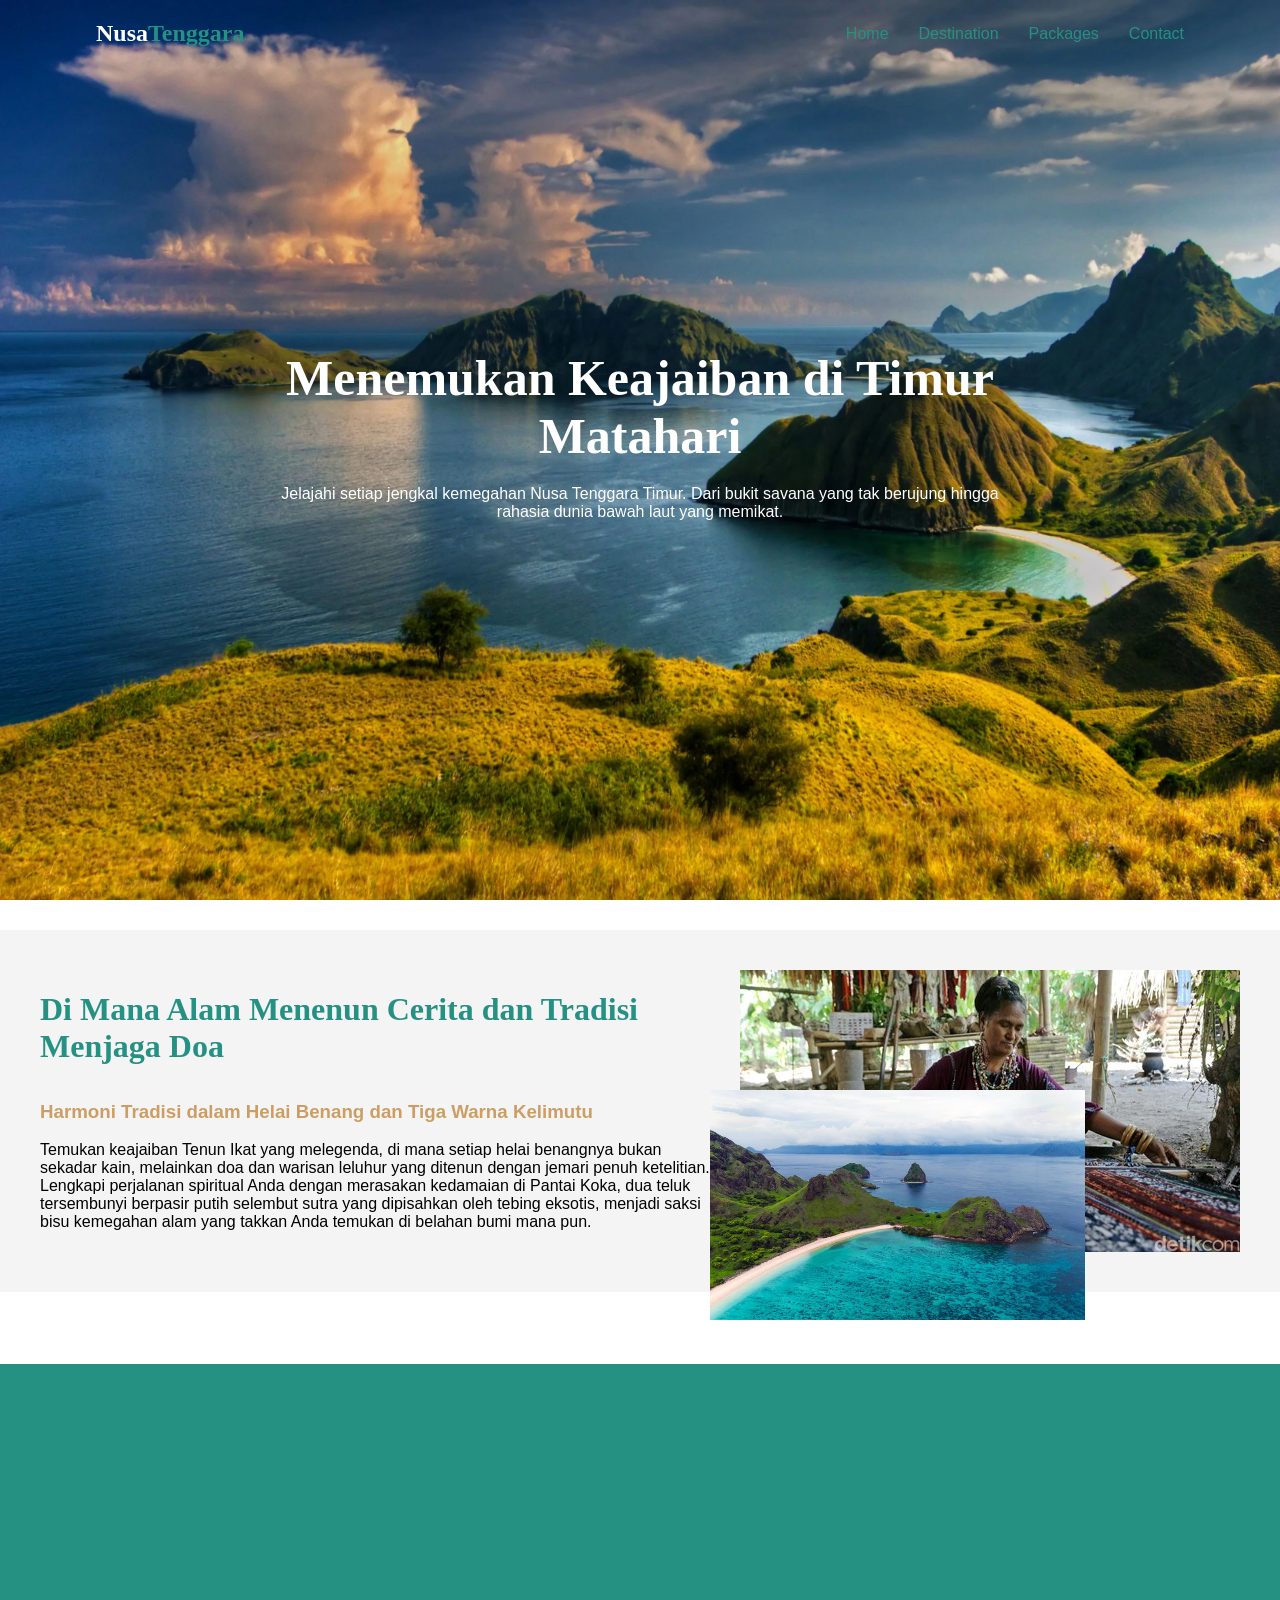
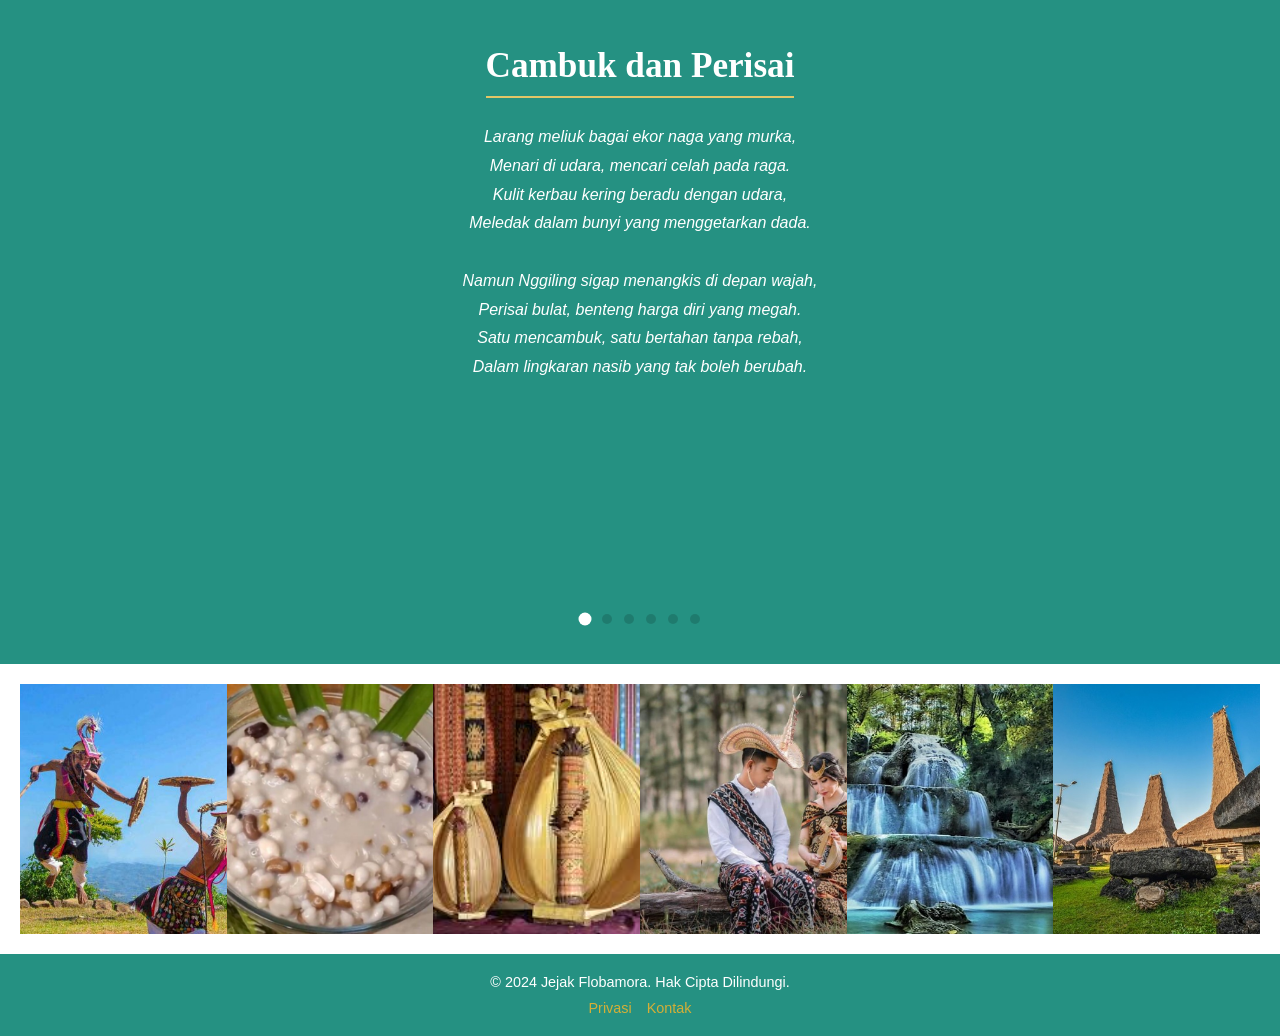
<file: index.html>
<!DOCTYPE html>
<html lang="en">

<head>
    <meta charset="UTF-8">
    <meta name="viewport" content="width=device-width, initial-scale=1.0">
    <link rel="stylesheet" href="style.css">
    <title>Visit East Nusa Tenggara</title>
   
</head>

<body>

    <nav class="navbar">
        <div class="container">
            <a href="index.html" class="logo">Nusa<span>Tenggara</span></a>
            <ul class="nav-links">
                <li><a href="index.html">Home</a></li>
                <li><a href="destination.html">Destination</a></li>
                <li><a href="packages.html">Packages</a></li>
                <li><a href="kontak.html">Contact</a></li>
               
            </ul>
        </div>
    </nav>

    <header class="herohome">
        <div class="hero-content">
            <h1>Menemukan Keajaiban di Timur Matahari</h1>
            <p>Jelajahi setiap jengkal kemegahan Nusa Tenggara Timur.
                 Dari bukit savana yang tak berujung hingga rahasia dunia bawah laut yang memikat.
            </p>
        </div>
    </header>

   <div class="gabung">
    <div class="teks">
        
        <div class="p1"> <h1>Di Mana Alam Menenun Cerita dan Tradisi Menjaga Doa</h1>

        <br>
        <br>

        <h3>Harmoni Tradisi dalam Helai Benang dan Tiga Warna Kelimutu</h3>

        <br>

         Temukan keajaiban Tenun Ikat yang melegenda,
         di mana setiap helai benangnya bukan sekadar kain,
         melainkan doa dan warisan leluhur yang ditenun dengan jemari penuh ketelitian.
         Lengkapi perjalanan spiritual Anda dengan merasakan kedamaian di Pantai Koka, 
         dua teluk tersembunyi berpasir putih selembut sutra yang dipisahkan oleh tebing eksotis, menjadi saksi bisu kemegahan alam yang takkan Anda temukan di belahan bumi mana pun.
        </div>
        </div>

    <div class="gambar">
        <img src="tenun.jpg" class="fotobawah" alt="Gambar">
        <img src="koka.jpg" class="fotoatas" alt="pantai koka">
    </div>
    </div>

    <br> <br> <br> <br>

      <div class="hero-wrapper">
        <div class="hero1">
            
            <div class="slide s1" id="p1">
                <h2>Cambuk dan Perisai</h2>
                <p>Larang meliuk bagai ekor naga yang murka,
                Menari di udara, mencari celah pada raga.
                Kulit kerbau kering beradu dengan udara,
                Meledak dalam bunyi yang menggetarkan dada.

                Namun Nggiling sigap menangkis di depan wajah,
                Perisai bulat, benteng harga diri yang megah.
                Satu mencambuk, satu bertahan tanpa rebah,
                Dalam lingkaran nasib yang tak boleh berubah.</p>
                <div class="dots">
                    <a href="#p1" class="dot active"></a>
                    <a href="#p2" class="dot"></a>
                    <a href="#p3" class="dot"></a>
                    <a href="#p4" class="dot"></a>
                    <a href="#p5" class="dot"></a>
                    <a href="#p6" class="dot"></a>
                </div>
            </div>

            <div class="slide s2" id="p2">
                <h2>Rasa yang Pulang</h2>
                <p>Setiap sendoknya adalah cerita tentang ladang,
                Tentang tetes keringat ayah di bawah terik yang memanggang.
                Setiap suapnya adalah pelukan seorang ibu,
                Yang menjaga anak-anaknya agar tak kenal kata layu.

                Bose bukan sekadar pengganjal perut yang lapar,
                Ia adalah simpul yang mengikat keluarga agar tak terpencar.</p>
                <div class="dots">
                    <a href="#p1" class="dot"></a>
                    <a href="#p2" class="dot active"></a>
                    <a href="#p3" class="dot"></a>
                    <a href="#p4" class="dot"></a>
                    <a href="#p5" class="dot"></a>
                    <a href="#p6" class="dot"></a>
                </div>
            </div>

            <div class="slide s3" id="p3">
                <h2>Sang Penghibur Jiwa</h2>
                <p>Sasandu... yang bergetar namun tetap tenang,
                Menemani pelaut yang pulang di bawah bulan yang terang.
                Ia tak perlu pengeras suara untuk mengguncang dunia,
                Cukup bisikannya yang membuat raga terpaku tanpa kata.

                Dulu ia dimainkan untuk menghibur sang raja,
                Kini ia berbicara pada siapa saja yang berduka.</p>
                <div class="dots">
                    <a href="#p1" class="dot"></a>
                    <a href="#p2" class="dot"></a>
                    <a href="#p3" class="dot active"></a>
                    <a href="#p4" class="dot"></a>
                    <a href="#p5" class="dot"></a>
                    <a href="#p6" class="dot"></a>
                </div>
            </div>

            <div class="slide s4" id="p4">
                <h2>Pelangi di Tubuh Flobamora</h2>
                <p>Di Barat, Songke hitam legam bersulam emas,
                Membungkus raga penari Caci dengan napas yang bebas.
                Bergeser ke Timur, Tais merah melilit pinggang,
                Menjaga marwah lelaki Timor di tengah padang.

                Lihatlah Hinggi dari Sumba yang bercerita,
                Tentang kuda-kuda sandelwood dan kejayaan kasta.</p>
                <div class="dots">
                    <a href="#p1" class="dot"></a>
                    <a href="#p2" class="dot"></a>
                    <a href="#p3" class="dot"></a>
                    <a href="#p4" class="dot active"></a>
                    <a href="#p5" class="dot"></a>
                    <a href="#p6" class="dot"></a>
                </div>
            </div>

            <div class="slide s5" id="p5">
                <h2>Tangga Biru Oehala</h2>
                <p>Tujuh tingkat keajaiban tersusun dengan rapi,
                Laksana tangga menuju singgasana para dewi.
                Airnya putih berbuih, menari di atas batu kapur,
                Mengalir tenang, membuat lelah pun terkubur.

                Tak ada riuh rendah kota yang terdengar,
                Hanya kicauan burung dan air yang berpendar.</p>
                <div class="dots">
                    <a href="#p1" class="dot"></a>
                    <a href="#p2" class="dot"></a>
                    <a href="#p3" class="dot"></a>
                    <a href="#p4" class="dot"></a>
                    <a href="#p5" class="dot active"></a>
                    <a href="#p6" class="dot"></a>
                </div>
            </div>

            <div class="slide s6" id="p6">
                <h2>Pemangku Sabda di Atas Sao Ria</h2>
                <p>Di atas Sao Ria, rumah persekutuan yang agung,
                Ia duduk bersila, memandang lembah yang mengepung.
                Bukan mahkota emas yang melingkar di kepala,
                Melainkan tanggung jawab yang beratnya tak terhingga.

                Musalaki... sang nakhoda di daratan karang,
                Menjaga api tradisi agar tak kunjung padam diterjang.</p>
                <div class="dots">
                    <a href="#p1" class="dot"></a>
                    <a href="#p2" class="dot"></a>
                    <a href="#p3" class="dot"></a>
                    <a href="#p4" class="dot"></a>
                    <a href="#p5" class="dot"></a>
                    <a href="#p6" class="dot active"></a>
                </div>
            </div>

        </div>
    </div>
        <div class="dots-container">
            <span class="dot active"></span>
            <span class="dot"></span>
            <span class="dot"></span>
            <span class="dot"></span>
            <span class="dot"></span>
            <span class="dot"></span>
        </div>

    </div>

   
    <div class="random">
            <img src="tari caci.png" alt="tari caci" class="isi">
            <img src="bose.jpg" alt="jagung bose" class="isi">
            <img src="sasando.jpg" alt="sasando" class="isi">
            <img src="baju adat.jpg" alt="baju adat" class="isi">
            <img src="air terjun.jpg" alt="air terjun" class="isi">
            <img src="musalaki.jpg" alt="musalaki" class="isi">

    </div>

    <footer> 
        <div class="footer-content">
        <p>&copy; 2024 Jejak Flobamora. Hak Cipta Dilindungi.</p>
        <ul class="footer-links">
            <li><a href="#">Privasi</a></li>
            <li><a href="#">Kontak</a></li>
        </ul>
        </div>
    </footer>

 
         




</body>
</html>
</file>
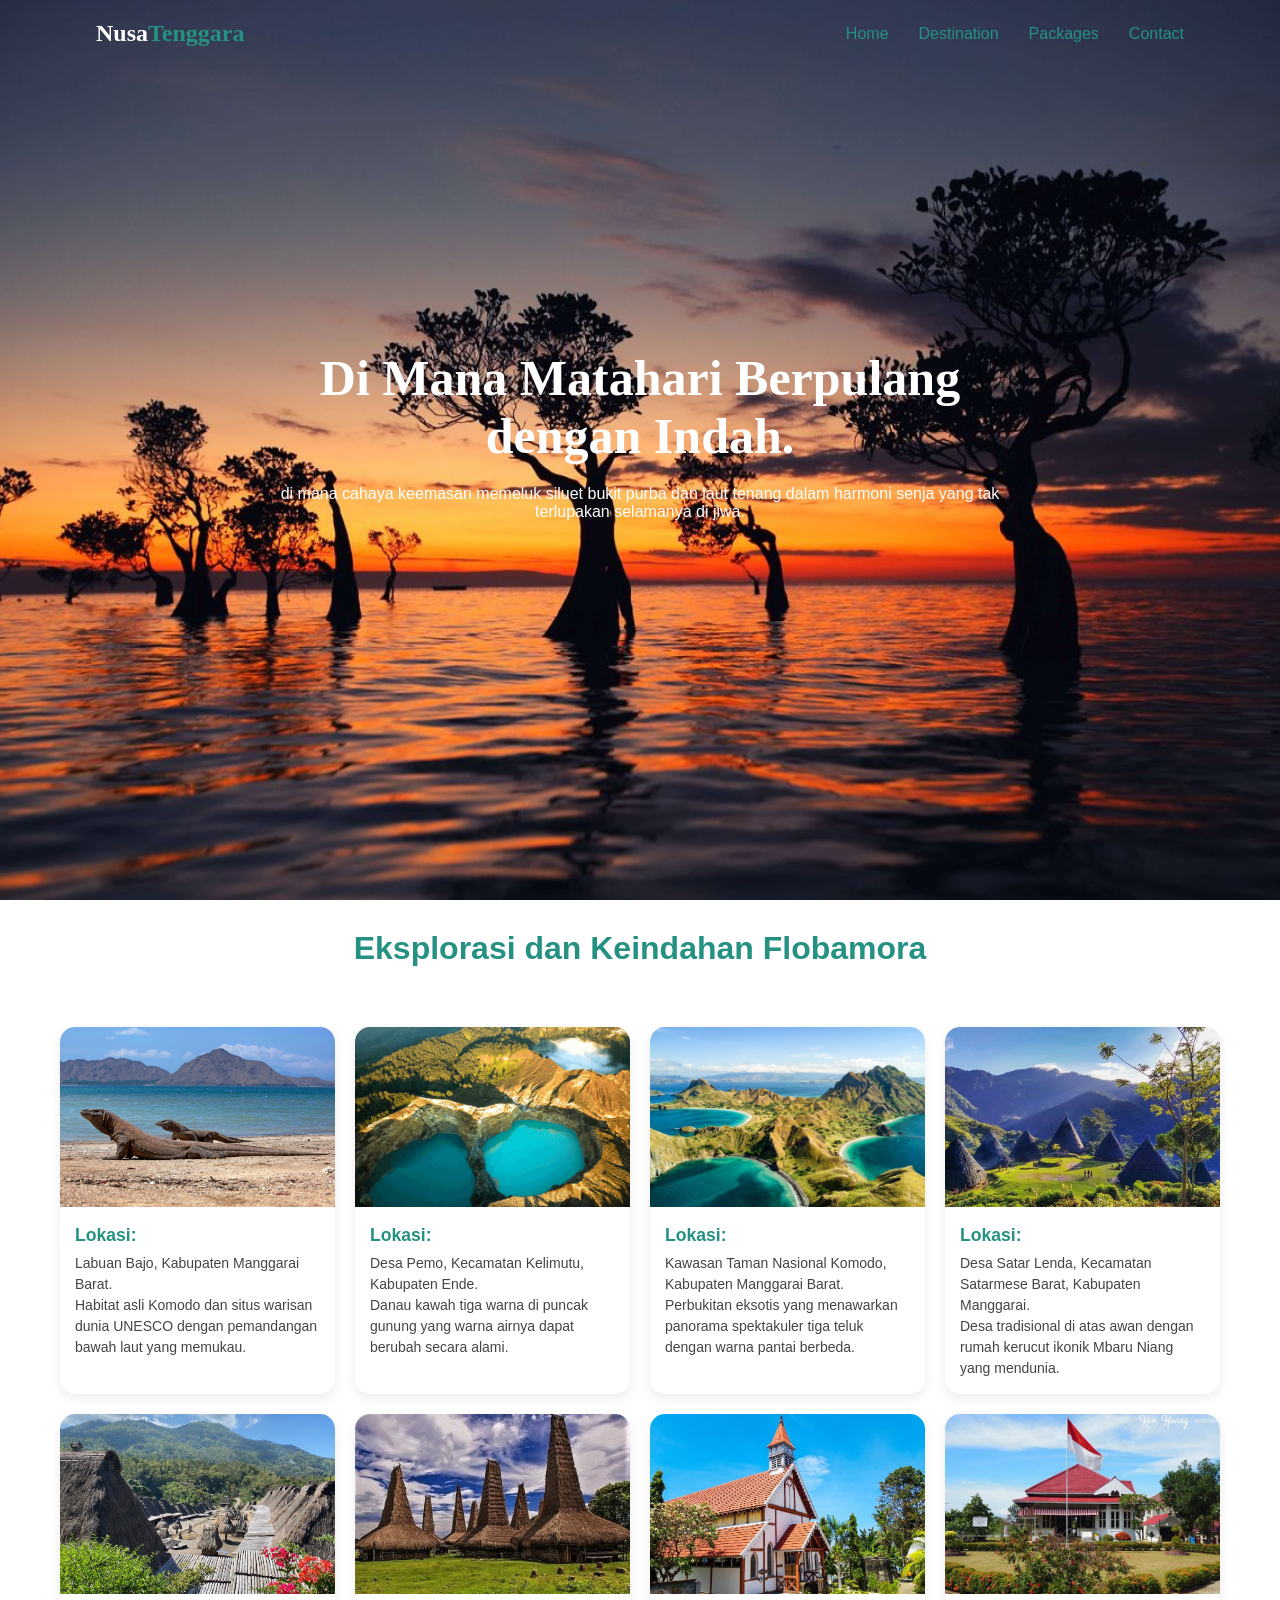
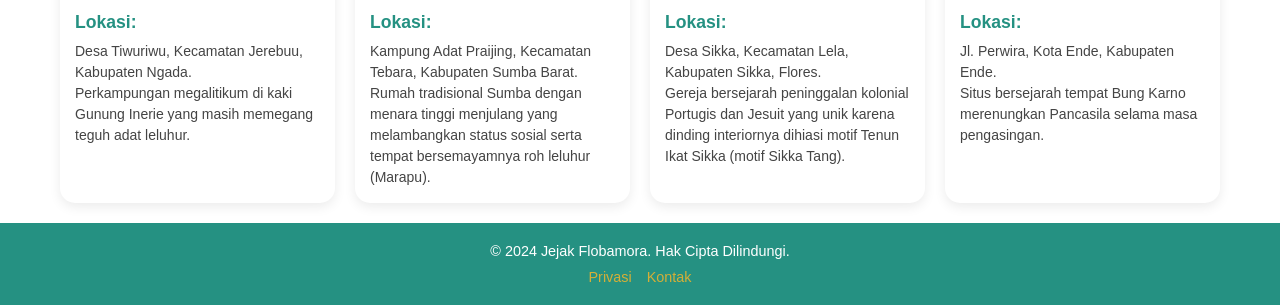
<file: destination.html>
<!DOCTYPE html>
<html lang="en">
<head>
    <meta charset="UTF-8">
    <meta name="viewport" content="width=device-width, initial-scale=1.0">
    <link rel="stylesheet" href="style.css">
    <title>Visit East Nusa Tenggara</title>
</head>
<body>
   <nav class="navbar">
        <div class="container">
            <a href="destination.html" class="logo">Nusa<span>Tenggara</span></a>
            <ul class="nav-links">
                <li><a href="index.html">Home</a></li>
                <li><a href="destination.html">Destination</a></li>
                <li><a href="packages.html">Packages</a></li>
                <li><a href="kontak.html">Contact</a></li>
               
            </ul>
        </div>
    </nav>

     <header class="herodest">
        <div class="hero-content">
            <h1>Di Mana Matahari Berpulang dengan Indah.</h1>
            <p>di mana cahaya keemasan memeluk siluet bukit purba dan 
              laut tenang dalam harmoni senja yang tak terlupakan selamanya di jiwa.
            </p>
        </div>
    </header>
 
    <h2 class="section-title">Eksplorasi dan Keindahan Flobamora </h2>

<div class="destination">
    <div class="destn-card">
        <img src="1.png" alt="pulau komodo">
        <div class="destn-info">
            <p><strong>Lokasi:</strong> Labuan Bajo, Kabupaten Manggarai Barat.<br>
            Habitat asli Komodo dan situs warisan dunia UNESCO dengan pemandangan bawah laut yang memukau.</p>
        </div>
    </div>

    <div class="destn-card">
        <img src="2.png" alt="danau kelimutu">
        <div class="destn-info">
            <p><strong>Lokasi:</strong> Desa Pemo, Kecamatan Kelimutu, Kabupaten Ende.<br>
            Danau kawah tiga warna di puncak gunung yang warna airnya dapat berubah secara alami.</p>
        </div>
    </div>

    <div class="destn-card">
        <img src="3.jpg" alt="pulau padar">
        <div class="destn-info">
            <p><strong>Lokasi:</strong> Kawasan Taman Nasional Komodo, Kabupaten Manggarai Barat.<br>
            Perbukitan eksotis yang menawarkan panorama spektakuler tiga teluk dengan warna pantai berbeda.</p>
        </div>
    </div>

    <div class="destn-card">
        <img src="4.jpg" alt="waerebo">
        <div class="destn-info">
            <p><strong>Lokasi:</strong> Desa Satar Lenda, Kecamatan Satarmese Barat, Kabupaten Manggarai.<br>
            Desa tradisional di atas awan dengan rumah kerucut ikonik Mbaru Niang yang mendunia.</p>
        </div>
    </div>

    <div class="destn-card">
        <img src="5.jpg" alt="bena">
        <div class="destn-info">
            <p><strong>Lokasi:</strong> Desa Tiwuriwu, Kecamatan Jerebuu, Kabupaten Ngada.<br>
            Perkampungan megalitikum di kaki Gunung Inerie yang masih memegang teguh adat leluhur.</p>
        </div>
    </div>

    <div class="destn-card">
        <img src="6.webp" alt="uma mbatangu">
        <div class="destn-info">
            <p><strong>Lokasi:</strong> Kampung Adat Praijing, Kecamatan Tebara, Kabupaten Sumba Barat.<br>
            Rumah tradisional Sumba dengan menara tinggi menjulang yang melambangkan status sosial serta tempat bersemayamnya roh leluhur (Marapu).</p>
        </div>
    </div>

    <div class="destn-card">
        <img src="7.jpg" alt="gereja">
        <div class="destn-info">
            <p><strong>Lokasi:</strong> Desa Sikka, Kecamatan Lela, Kabupaten Sikka, Flores.<br>
            Gereja bersejarah peninggalan kolonial Portugis dan Jesuit yang unik karena dinding interiornya dihiasi motif Tenun Ikat Sikka (motif Sikka Tang).</p>
        </div>
    </div>

    <div class="destn-card">
        <img src="8.jpg" alt="rumah pengasingan bung karno">
        <div class="destn-info">
            <p><strong>Lokasi:</strong> Jl. Perwira, Kota Ende, Kabupaten Ende.<br>
            Situs bersejarah tempat Bung Karno merenungkan Pancasila selama masa pengasingan.</p>
        </div>
    </div>
</div>

   

   <footer> 
    <div class="footer-content">
        <p>&copy; 2024 Jejak Flobamora. Hak Cipta Dilindungi.</p>
        <ul class="footer-links">
            <li><a href="#">Privasi</a></li>
            <li><a href="#">Kontak</a></li>
        </ul>
    </div>
</footer>
 
         
</body>
</html>
</file>
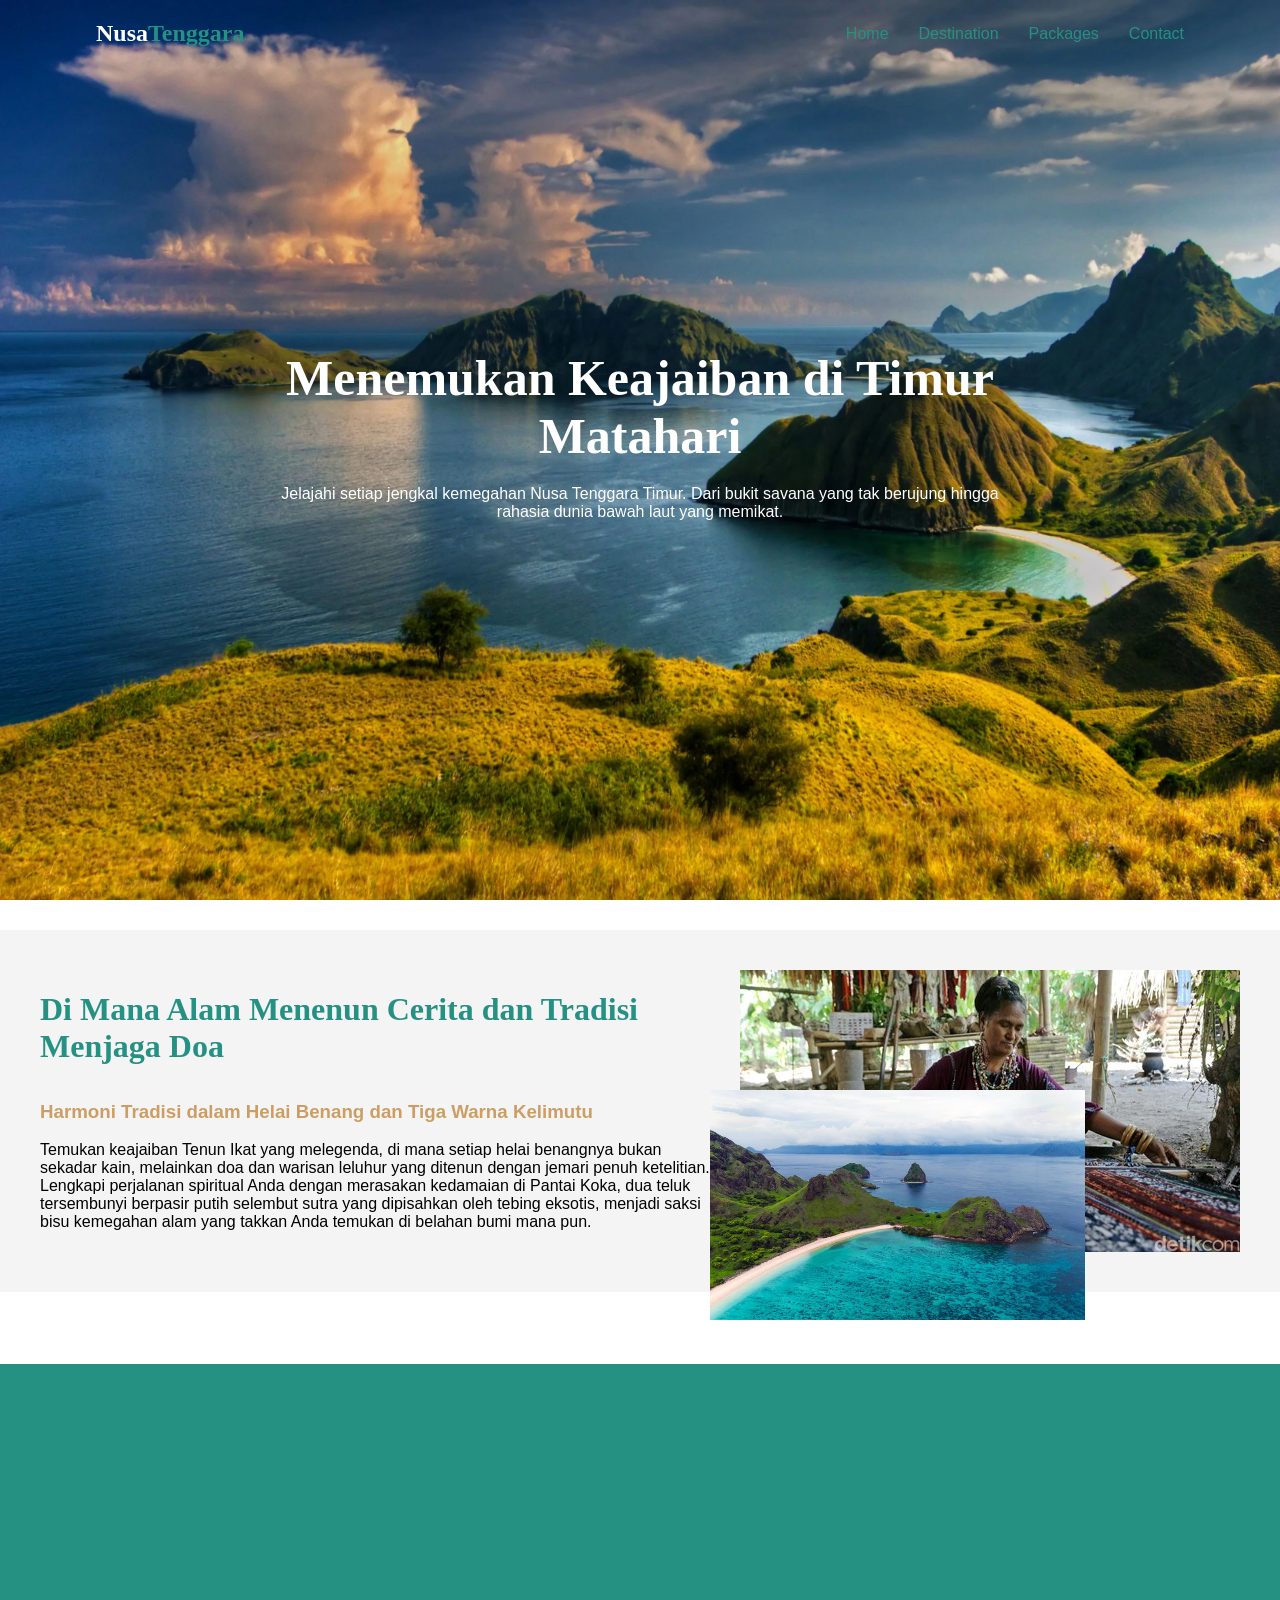
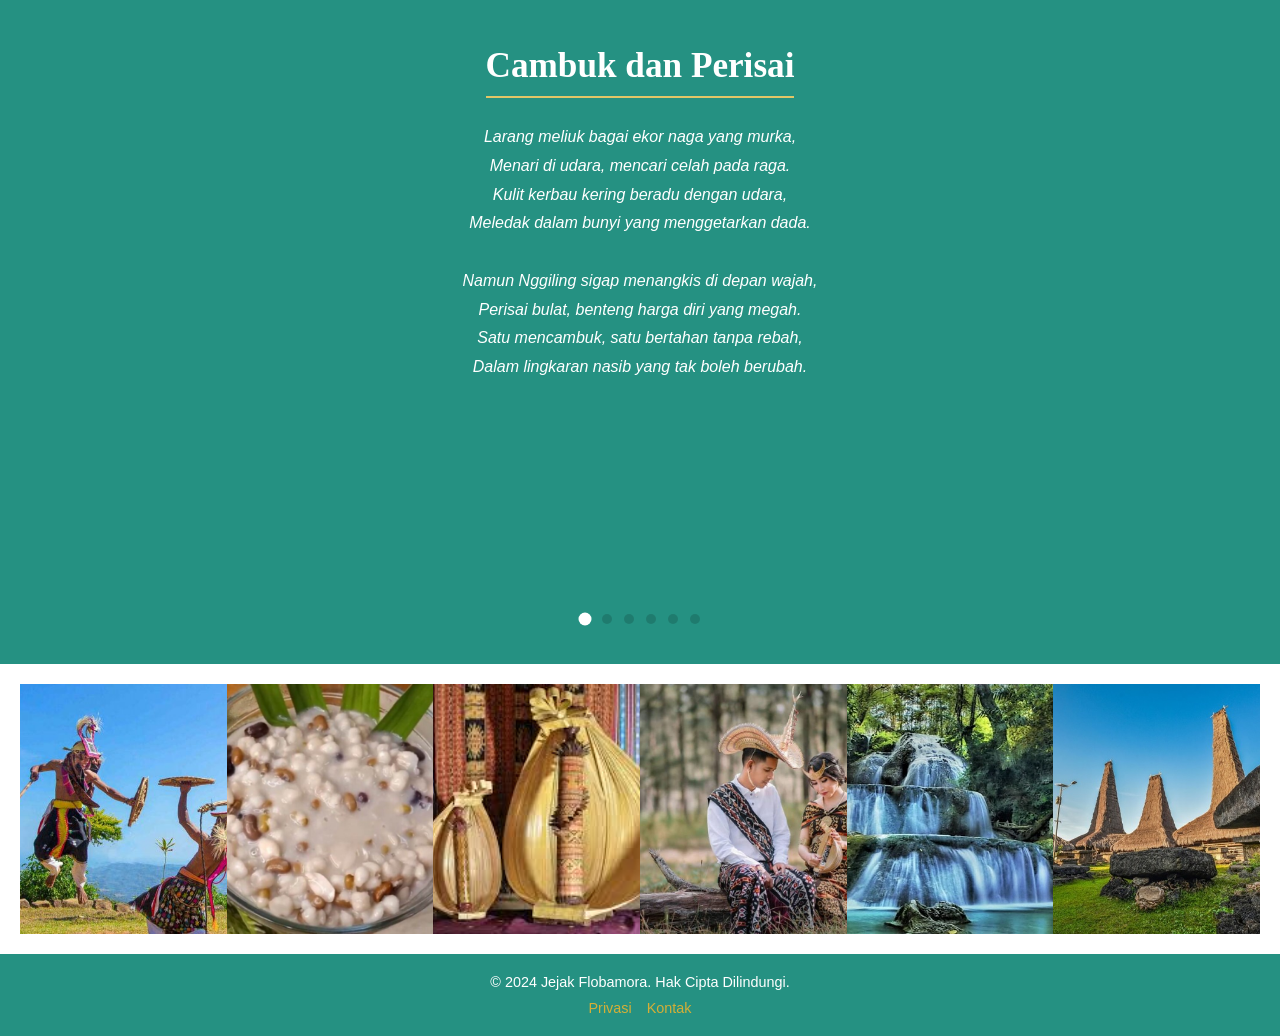
<file: home.html>
<!DOCTYPE html>
<html lang="en">

<head>
    <meta charset="UTF-8">
    <meta name="viewport" content="width=device-width, initial-scale=1.0">
    <link rel="stylesheet" href="style.css">
    <title>Visit East Nusa Tenggara</title>
   
</head>

<body>

    <nav class="navbar">
        <div class="container">
            <a href="home.html" class="logo">Nusa<span>Tenggara</span></a>
            <ul class="nav-links">
                <li><a href="home.html">Home</a></li>
                <li><a href="destination.html">Destination</a></li>
                <li><a href="packages.html">Packages</a></li>
                <li><a href="kontak.html">Contact</a></li>
               
            </ul>
        </div>
    </nav>

    <header class="herohome">
        <div class="hero-content">
            <h1>Menemukan Keajaiban di Timur Matahari</h1>
            <p>Jelajahi setiap jengkal kemegahan Nusa Tenggara Timur.
                 Dari bukit savana yang tak berujung hingga rahasia dunia bawah laut yang memikat.
            </p>
        </div>
    </header>

   <div class="gabung">
    <div class="teks">
        
        <div class="p1"> <h1>Di Mana Alam Menenun Cerita dan Tradisi Menjaga Doa</h1>

        <br>
        <br>

        <h3>Harmoni Tradisi dalam Helai Benang dan Tiga Warna Kelimutu</h3>

        <br>

         Temukan keajaiban Tenun Ikat yang melegenda,
         di mana setiap helai benangnya bukan sekadar kain,
         melainkan doa dan warisan leluhur yang ditenun dengan jemari penuh ketelitian.
         Lengkapi perjalanan spiritual Anda dengan merasakan kedamaian di Pantai Koka, 
         dua teluk tersembunyi berpasir putih selembut sutra yang dipisahkan oleh tebing eksotis, menjadi saksi bisu kemegahan alam yang takkan Anda temukan di belahan bumi mana pun.
        </div>
        </div>

    <div class="gambar">
        <img src="tenun.jpg" class="fotobawah" alt="Gambar">
        <img src="koka.jpg" class="fotoatas" alt="pantai koka">
    </div>
    </div>

    <br> <br> <br> <br>

      <div class="hero-wrapper">
        <div class="hero1">
            
            <div class="slide s1" id="p1">
                <h2>Cambuk dan Perisai</h2>
                <p>Larang meliuk bagai ekor naga yang murka,
                Menari di udara, mencari celah pada raga.
                Kulit kerbau kering beradu dengan udara,
                Meledak dalam bunyi yang menggetarkan dada.

                Namun Nggiling sigap menangkis di depan wajah,
                Perisai bulat, benteng harga diri yang megah.
                Satu mencambuk, satu bertahan tanpa rebah,
                Dalam lingkaran nasib yang tak boleh berubah.</p>
                <div class="dots">
                    <a href="#p1" class="dot active"></a>
                    <a href="#p2" class="dot"></a>
                    <a href="#p3" class="dot"></a>
                    <a href="#p4" class="dot"></a>
                    <a href="#p5" class="dot"></a>
                    <a href="#p6" class="dot"></a>
                </div>
            </div>

            <div class="slide s2" id="p2">
                <h2>Rasa yang Pulang</h2>
                <p>Setiap sendoknya adalah cerita tentang ladang,
                Tentang tetes keringat ayah di bawah terik yang memanggang.
                Setiap suapnya adalah pelukan seorang ibu,
                Yang menjaga anak-anaknya agar tak kenal kata layu.

                Bose bukan sekadar pengganjal perut yang lapar,
                Ia adalah simpul yang mengikat keluarga agar tak terpencar.</p>
                <div class="dots">
                    <a href="#p1" class="dot"></a>
                    <a href="#p2" class="dot active"></a>
                    <a href="#p3" class="dot"></a>
                    <a href="#p4" class="dot"></a>
                    <a href="#p5" class="dot"></a>
                    <a href="#p6" class="dot"></a>
                </div>
            </div>

            <div class="slide s3" id="p3">
                <h2>Sang Penghibur Jiwa</h2>
                <p>Sasandu... yang bergetar namun tetap tenang,
                Menemani pelaut yang pulang di bawah bulan yang terang.
                Ia tak perlu pengeras suara untuk mengguncang dunia,
                Cukup bisikannya yang membuat raga terpaku tanpa kata.

                Dulu ia dimainkan untuk menghibur sang raja,
                Kini ia berbicara pada siapa saja yang berduka.</p>
                <div class="dots">
                    <a href="#p1" class="dot"></a>
                    <a href="#p2" class="dot"></a>
                    <a href="#p3" class="dot active"></a>
                    <a href="#p4" class="dot"></a>
                    <a href="#p5" class="dot"></a>
                    <a href="#p6" class="dot"></a>
                </div>
            </div>

            <div class="slide s4" id="p4">
                <h2>Pelangi di Tubuh Flobamora</h2>
                <p>Di Barat, Songke hitam legam bersulam emas,
                Membungkus raga penari Caci dengan napas yang bebas.
                Bergeser ke Timur, Tais merah melilit pinggang,
                Menjaga marwah lelaki Timor di tengah padang.

                Lihatlah Hinggi dari Sumba yang bercerita,
                Tentang kuda-kuda sandelwood dan kejayaan kasta.</p>
                <div class="dots">
                    <a href="#p1" class="dot"></a>
                    <a href="#p2" class="dot"></a>
                    <a href="#p3" class="dot"></a>
                    <a href="#p4" class="dot active"></a>
                    <a href="#p5" class="dot"></a>
                    <a href="#p6" class="dot"></a>
                </div>
            </div>

            <div class="slide s5" id="p5">
                <h2>Tangga Biru Oehala</h2>
                <p>Tujuh tingkat keajaiban tersusun dengan rapi,
                Laksana tangga menuju singgasana para dewi.
                Airnya putih berbuih, menari di atas batu kapur,
                Mengalir tenang, membuat lelah pun terkubur.

                Tak ada riuh rendah kota yang terdengar,
                Hanya kicauan burung dan air yang berpendar.</p>
                <div class="dots">
                    <a href="#p1" class="dot"></a>
                    <a href="#p2" class="dot"></a>
                    <a href="#p3" class="dot"></a>
                    <a href="#p4" class="dot"></a>
                    <a href="#p5" class="dot active"></a>
                    <a href="#p6" class="dot"></a>
                </div>
            </div>

            <div class="slide s6" id="p6">
                <h2>Pemangku Sabda di Atas Sao Ria</h2>
                <p>Di atas Sao Ria, rumah persekutuan yang agung,
                Ia duduk bersila, memandang lembah yang mengepung.
                Bukan mahkota emas yang melingkar di kepala,
                Melainkan tanggung jawab yang beratnya tak terhingga.

                Musalaki... sang nakhoda di daratan karang,
                Menjaga api tradisi agar tak kunjung padam diterjang.</p>
                <div class="dots">
                    <a href="#p1" class="dot"></a>
                    <a href="#p2" class="dot"></a>
                    <a href="#p3" class="dot"></a>
                    <a href="#p4" class="dot"></a>
                    <a href="#p5" class="dot"></a>
                    <a href="#p6" class="dot active"></a>
                </div>
            </div>

        </div>
    </div>
        <div class="dots-container">
            <span class="dot active"></span>
            <span class="dot"></span>
            <span class="dot"></span>
            <span class="dot"></span>
            <span class="dot"></span>
            <span class="dot"></span>
        </div>

    </div>

   
    <div class="random">
            <img src="tari caci.png" alt="tari caci" class="isi">
            <img src="bose.jpg" alt="jagung bose" class="isi">
            <img src="sasando.jpg" alt="sasando" class="isi">
            <img src="baju adat.jpg" alt="baju adat" class="isi">
            <img src="air terjun.jpg" alt="air terjun" class="isi">
            <img src="musalaki.jpg" alt="musalaki" class="isi">

    </div>

    <footer> 
        <div class="footer-content">
        <p>&copy; 2024 Jejak Flobamora. Hak Cipta Dilindungi.</p>
        <ul class="footer-links">
            <li><a href="#">Privasi</a></li>
            <li><a href="#">Kontak</a></li>
        </ul>
        </div>
    </footer>

 
         




</body>
</html>
</file>
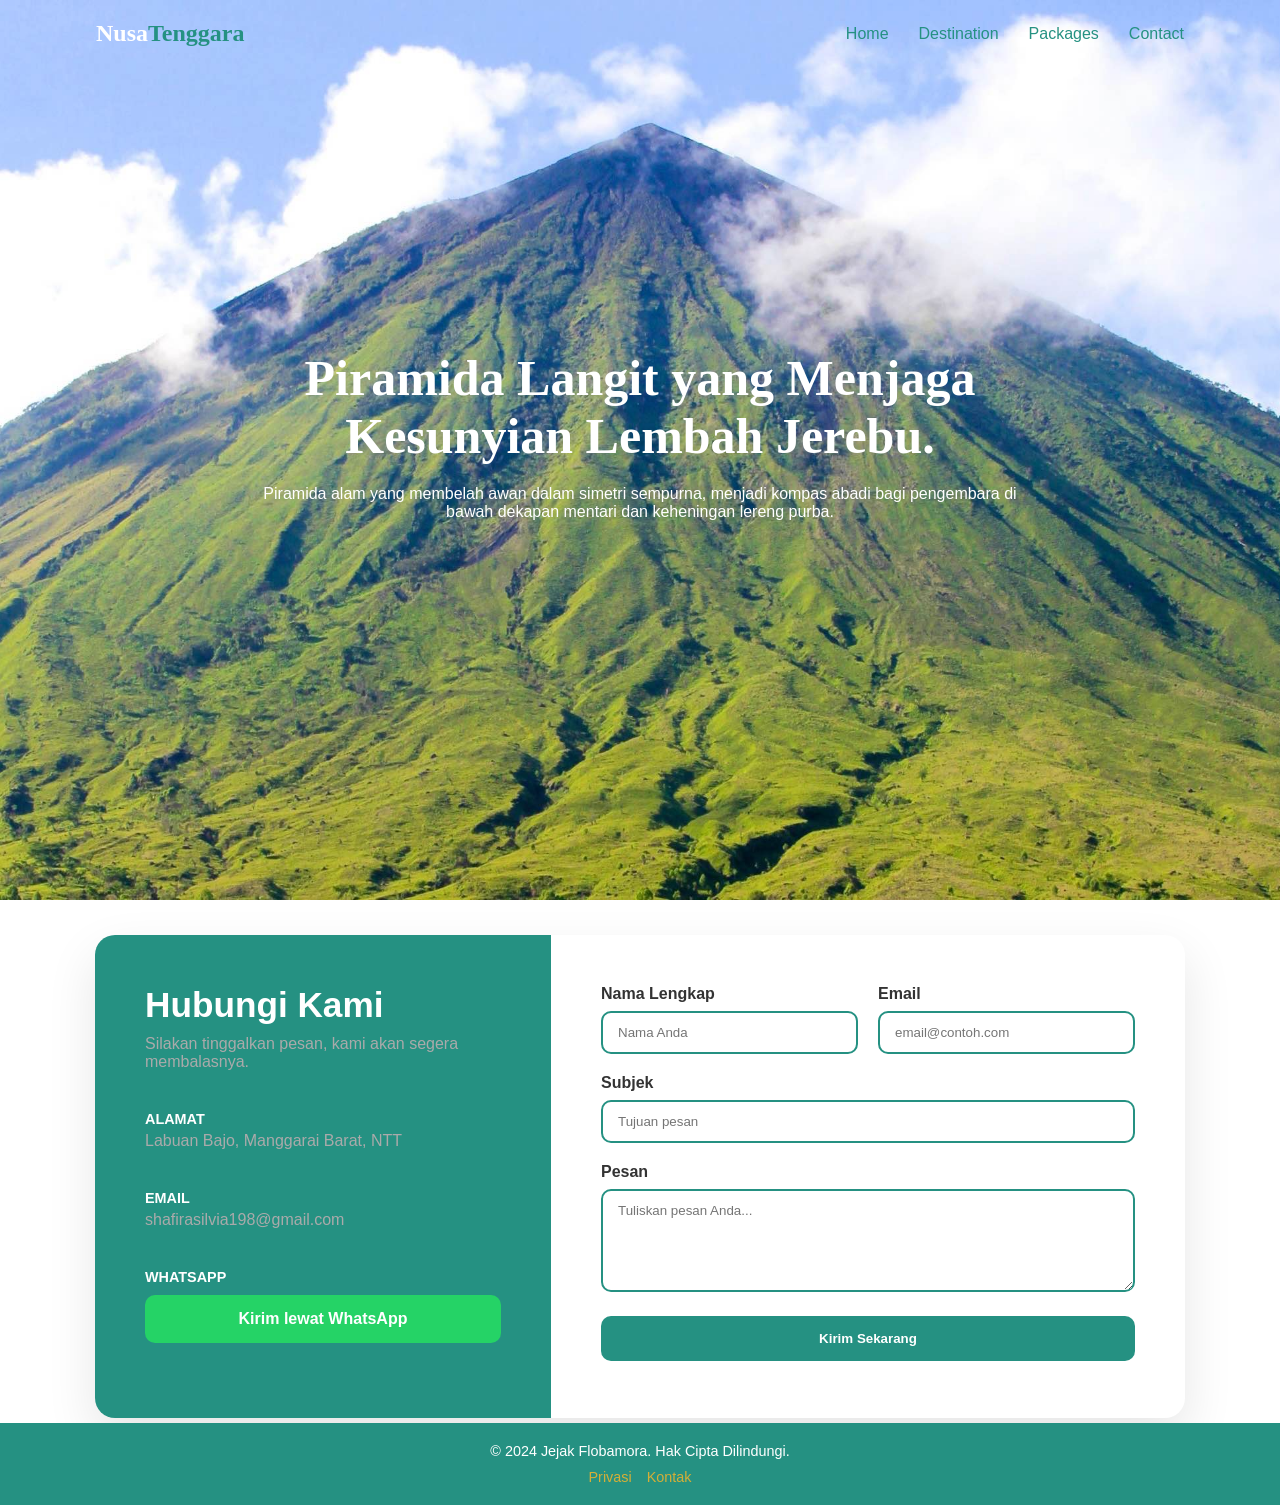
<file: kontak.html>
<!DOCTYPE html>
<html lang="en">
<head>
    <meta charset="UTF-8">
    <meta name="viewport" content="width=device-width, initial-scale=1.0">
    <link rel="stylesheet" href="style.css">
    <title>Visit East Nusa Tenggara</title>
</head>
<body>
    
<nav class="navbar">
        <div class="container">
            <a href="kontak.html" class="logo">Nusa<span>Tenggara</span></a>
            <ul class="nav-links">
                <li><a href="index.html">Home</a></li>
                <li><a href="destination.html">Destination</a></li>
                <li><a href="packages.html">Packages</a></li>
                <li><a href="kontak.html">Contact</a></li>
               
            </ul>
        </div>
    </nav>

  <header class="herokon">
        <div class="hero-content">
            <h1>Piramida Langit yang Menjaga Kesunyian Lembah Jerebu.</h1>
            <p>Piramida alam yang membelah awan dalam simetri sempurna,
               menjadi kompas abadi bagi pengembara di bawah dekapan mentari dan keheningan lereng purba.
            </p>
        </div>
    </header>

    <section class="contact-section">
         <div class="contact-container">
            
            <div class="contact-info">
                <h2>Hubungi Kami</h2>
                <p>Silakan tinggalkan pesan, kami akan segera membalasnya.</p>
                
                <div class="info-box">
                    <div class="item">
                        <span>Alamat</span>
                        <p>Labuan Bajo, Manggarai Barat, NTT</p>
                    </div>
                    <div class="item">
                        <span>Email</span>
                        <p>shafirasilvia198@gmail.com</p>
                    </div>
                    <div class="item">
                        <span>WhatsApp</span>
                       <a href="https://wa.me/6282146776262?text=Halo%20Admin,%20saya%20ingin%20bertanya%20terkait%20layanan%20Anda." 
   target="_blank" 
   class="send-btn-wa">
   Kirim lewat WhatsApp
</a>
                    </div>
                </div>
            </div>

            <div class="contact-form">
                <form action="#">
                    <div class="input-row">
                        <div class="input-group">
                            <label>Nama Lengkap</label>
                            <input type="text" placeholder="Nama Anda" required>
                        </div>
                        <div class="input-group">
                            <label>Email</label>
                            <input type="email" placeholder="email@contoh.com" required>
                        </div>
                    </div>
                    
                    <div class="input-group">
                        <label>Subjek</label>
                        <input type="text" placeholder="Tujuan pesan">
                    </div>

                    <div class="input-group">
                        <label>Pesan</label>
                        <textarea rows="5" placeholder="Tuliskan pesan Anda..." required></textarea>
                    </div>

                    <button type="submit" class="send-btn">Kirim Sekarang</button>
                </form>
            </div>

        </div>
    </section>

<footer> 
    <div class="footer-content">
        <p>&copy; 2024 Jejak Flobamora. Hak Cipta Dilindungi.</p>
        <ul class="footer-links">
            <li><a href="#">Privasi</a></li>
            <li><a href="#">Kontak</a></li>
        </ul>
    </div>
</footer>

</body>
</html>
</file>
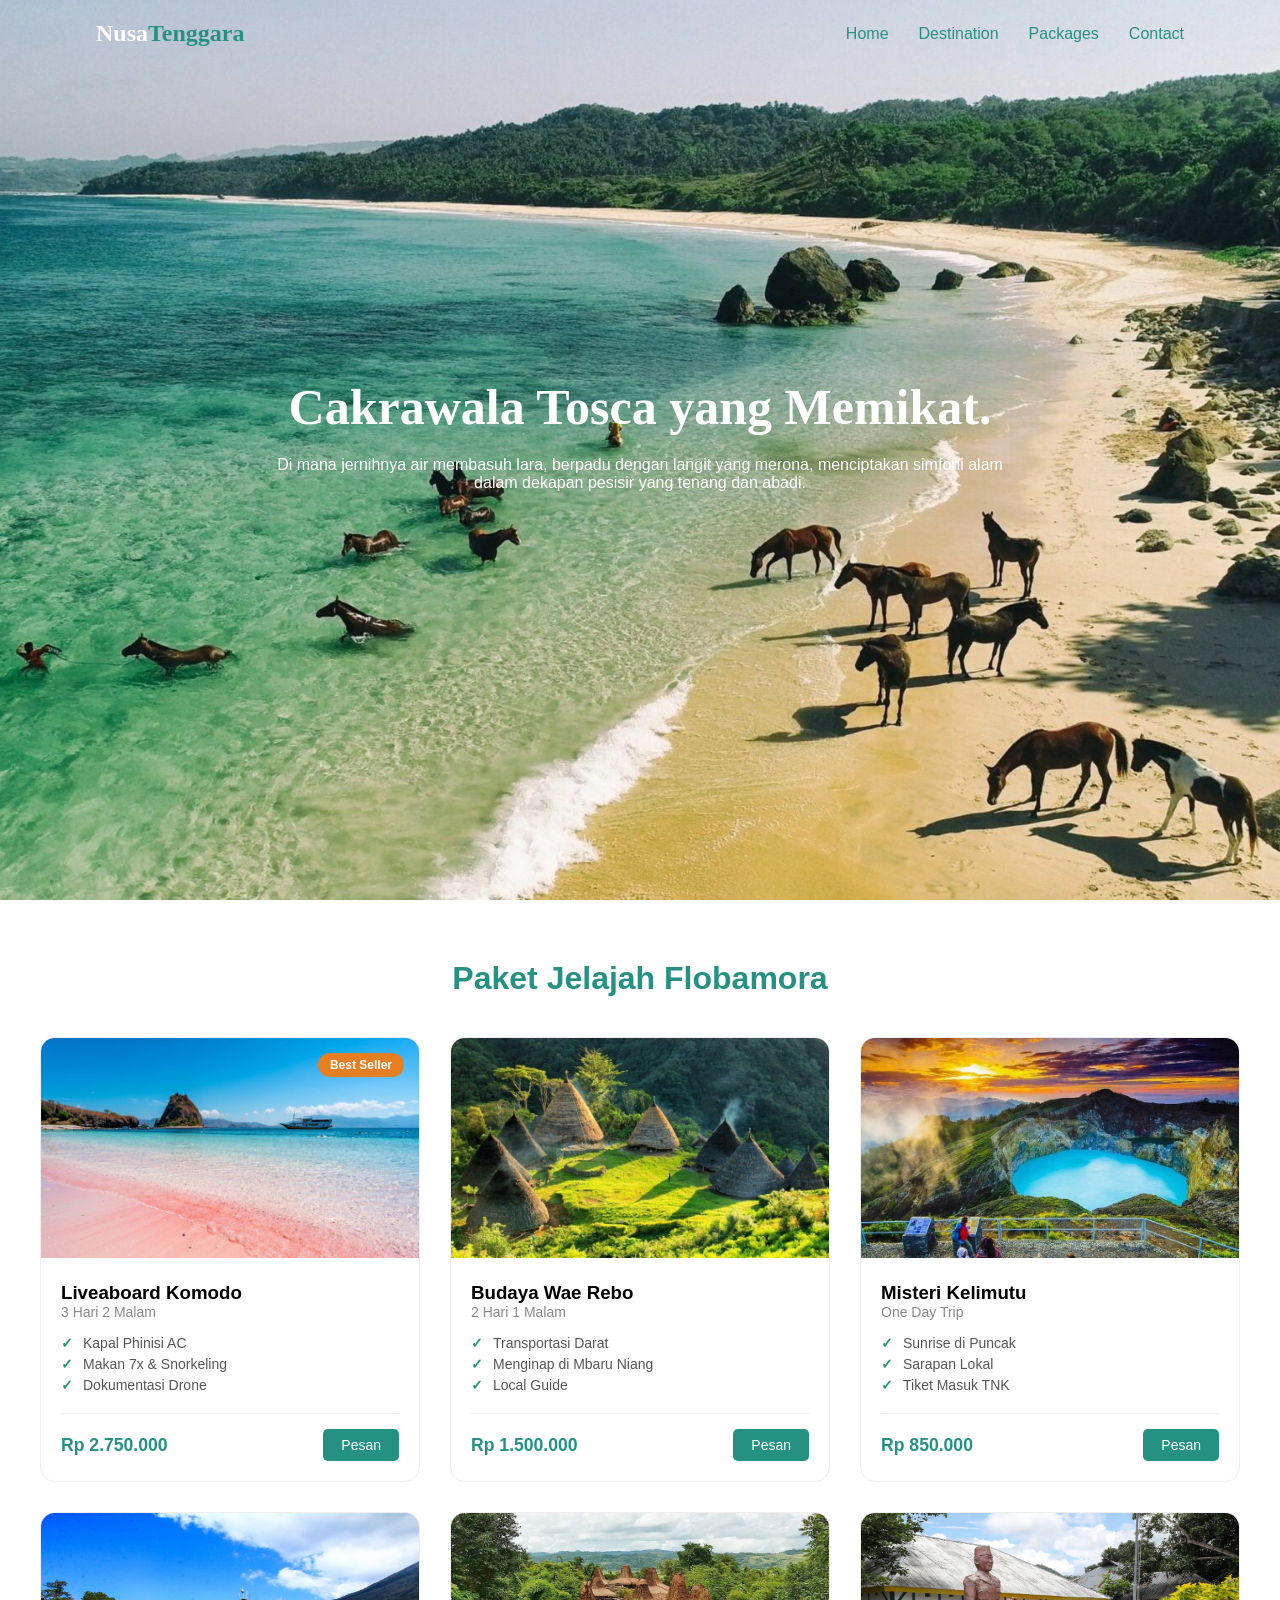
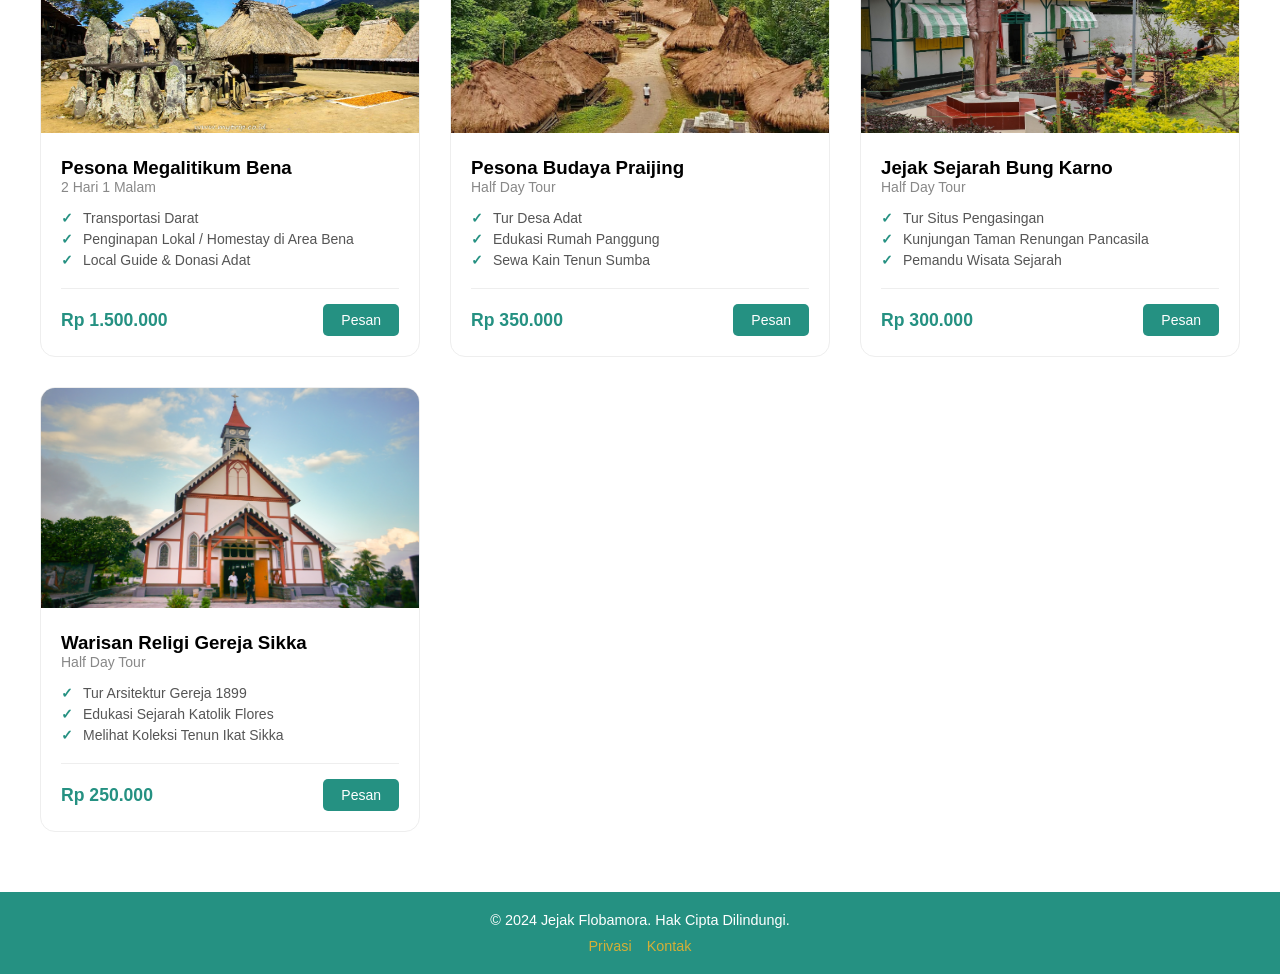
<file: packages.html>
<!DOCTYPE html>
<html lang="en">
<head>
  <meta charset="UTF-8">
  <meta name="viewport" content="width=device-width, initial-scale=1.0">
  <link rel="stylesheet" href="style.css">
  <title>Visit East Nusa Tenggara</title>
</head>
<body>

   <nav class="navbar">
        <div class="container">
            <a href="packages.html" class="logo">Nusa<span>Tenggara</span></a>
            <ul class="nav-links">
                <li><a href="index.html">Home</a></li>
                <li><a href="destination.html">Destination</a></li>
                <li><a href="packages.html">Packages</a></li>
                <li><a href="kontak.html">Contact</a></li>
               
            </ul>
        </div>
    </nav>

  <header class="heropac">
        <div class="hero-content">
            <h1>Cakrawala Tosca yang Memikat.</h1>
            <p>Di mana jernihnya air membasuh lara, 
            berpadu dengan langit yang merona, menciptakan simfoni alam dalam dekapan pesisir yang tenang dan abadi.
            </p>
        </div>
    </header>

  <section id="packages" class="packages-section">
    <h2 class="section-title">Paket Jelajah Flobamora</h2>
    <div class="packages-container">
        
        <div class="package-card">
            <div class="package-badge">Best Seller</div>
            <img src="trip1.jpg" alt="Labuan Bajo Trip" class="trip">
            <div class="package-body">
                <h3>Liveaboard Komodo</h3>
                <p class="duration">3 Hari 2 Malam</p>
                <ul class="includes">
                    <li>Kapal Phinisi AC</li>
                    <li>Makan 7x & Snorkeling</li>
                    <li>Dokumentasi Drone</li>
                </ul>
                <div class="package-footer">
                    <span class="price">Rp 2.750.000</span>
                    <a href="#" class="btn-book">Pesan</a>
                </div>
            </div>
        </div>

        <div class="package-card">
            <img src="trip2.jpg" alt="Wae Rebo Trip" class="trip">
            <div class="package-body">
                <h3>Budaya Wae Rebo</h3>
                <p class="duration">2 Hari 1 Malam</p>
                <ul class="includes">
                    <li>Transportasi Darat</li>
                    <li>Menginap di Mbaru Niang</li>
                    <li>Local Guide</li>
                </ul>
                <div class="package-footer">
                    <span class="price">Rp 1.500.000</span>
                    <a href="#" class="btn-book">Pesan</a>
                </div>
            </div>
        </div>

        <div class="package-card">
            <img src="trip3.jpg" alt="Kelimutu Trip" class="trip">
            <div class="package-body">
                <h3>Misteri Kelimutu</h3>
                <p class="duration">One Day Trip</p>
                <ul class="includes">
                    <li>Sunrise di Puncak</li>
                    <li>Sarapan Lokal</li>
                    <li>Tiket Masuk TNK</li>
                </ul>
                <div class="package-footer">
                    <span class="price">Rp 850.000</span>
                    <a href="#" class="btn-book">Pesan</a>
                </div>
            </div>
        </div>

         <div class="package-card">
            <img src="trip4.jpg" alt="bena Trip" class="trip">
            <div class="package-body">
                <h3>Pesona Megalitikum Bena</h3>
                <p class="duration">2 Hari 1 Malam</p>
                <ul class="includes">
                    <li>Transportasi Darat</li>
                    <li>Penginapan Lokal / Homestay di Area Bena</li>
                    <li>Local Guide & Donasi Adat</li>
                </ul>
                <div class="package-footer">
                    <span class="price">Rp 1.500.000</span>
                    <a href="#" class="btn-book">Pesan</a>
                </div>
            </div>
        </div>

         <div class="package-card">
            <img src="trip5.jpg" alt="Kelimutu Trip" class="trip">
            <div class="package-body">
               <h3>Pesona Budaya Praijing</h3>
               <p class="duration">Half Day Tour</p>
               <ul class="includes">
                   <li>Tur Desa Adat</li>
                   <li>Edukasi Rumah Panggung</li>
                   <li>Sewa Kain Tenun Sumba</li>
               </ul>
               <div class="package-footer">
                    <span class="price">Rp 350.000</span>
                    <a href="#" class="btn-book">Pesan</a>
               </div>
           </div>
       </div>

        <div class="package-card">
            <img src="trip6.jpg" alt="rumah pengasingan bung karno" class="trip">
            <div class="package-body">
                <h3>Jejak Sejarah Bung Karno</h3>
                <p class="duration">Half Day Tour</p>
                <ul class="includes">
                    <li>Tur Situs Pengasingan</li>
                    <li>Kunjungan Taman Renungan Pancasila</li>
                    <li>Pemandu Wisata Sejarah</li>
                </ul>
                <div class="package-footer">
                    <span class="price">Rp 300.000</span>
                    <a href="#" class="btn-book">Pesan</a>
                </div>
            </div>
        </div>

        <div class="package-card">
            <img src="trip7.JPG" alt="gereje tua sikka" class="trip">
            <div class="package-body">
               <h3>Warisan Religi Gereja Sikka</h3>
               <p class="duration">Half Day Tour</p>
               <ul class="includes">
                   <li>Tur Arsitektur Gereja 1899</li>
                   <li>Edukasi Sejarah Katolik Flores</li>
                  <li>Melihat Koleksi Tenun Ikat Sikka</li>
               </ul>
               <div class="package-footer">
                    <span class="price">Rp 250.000</span>
                    <a href="#" class="btn-book">Pesan</a>
                </div>
            </div>
        </div>



</div>
</section>

<footer> 
    <div class="footer-content">
        <p>&copy; 2024 Jejak Flobamora. Hak Cipta Dilindungi.</p>
        <ul class="footer-links">
            <li><a href="#">Privasi</a></li>
            <li><a href="#">Kontak</a></li>
        </ul>
    </div>
</footer>


</body>
</html>
</file>
<file: style.css>
/* STYLE HOME */
* {
    margin: 0;
    padding: 0;
    box-sizing: border-box;
    font-family: 'Segoe UI', Tahoma, Geneva, Verdana, sans-serif;
}


/* Navbar Style */
.navbar {
    position: absolute;
    /* Membuat navbar melayang di atas hero */
    top: 0;
    left: 0;
    width: 100%;
    z-index: 1000;
    padding: 20px 0;
    background: transparent;
    /* Awalnya transparan */
}

.container {
    width: 85%;
    margin: 0 auto;
    display: flex;
    justify-content: space-between;
    align-items: center;
}

.logo {
    font-size: 24px;
    font-weight: bold;
    color: #fff;
    text-decoration: none;
    font-family: serif;
}

.logo span {
    color:#259182;
    font-family: serif;
}
.nav-links {
    list-style: none;
    display: flex;
    align-items: center;
}

.nav-links li {
    margin-left: 30px;
}

.nav-links a {
    text-decoration: none;
    color: #259182;
    font-weight: 500;
    transition: 0.3s;
    font-family: sans-serif;
}

.nav-links a:hover {
    color: #fff;
}

/* Hero Section Style */
.herohome {
    height: 100vh;
    background-image: url(herohome.webp);
    background-size: cover;
    background-position: center;
    display: flex;
    align-items: center;
    justify-content: center;
    text-align: center;
    color: #fff;
    margin-bottom: 30px;
    
}

.hero-content {
    max-width: 800px;
    padding: 0 20px;
 
}


.hero-content h1 {
    font-size: 50px;
    margin-bottom: 20px;
    font-family: serif;
}

.hero-content p {
    font-size: medium;
    margin-bottom: 30px;
    font-family: sans-serif ;
}

/* Media Query untuk Tablet & HP (Layar di bawah 768px) */
@media (max-width: 768px) {
    .navbar {
        padding: 15px 0;
        background: rgba(0, 0, 0, 0.5); /* Beri sedikit warna agar menu terbaca */
    }

    .container {
        width: 90%;
        flex-direction: column; /* Logo di atas, Menu di bawah */
        gap: 15px;
    }

    .nav-links {
        padding: 0;
        justify-content: center;
        width: 100%;
    }

    .nav-links li {
        margin: 0 10px; /* Jarak antar menu lebih rapat */
    }

    .nav-links a {
        font-size: 14px; /* Kecilkan font menu */
    }

    /* Penyesuaian Hero Section */
    .hero-content h1 {
        font-size: 32px; /* Ukuran judul lebih kecil agar tidak pecah */
        line-height: 1.2;
    }

    .hero-content p {
        font-size: 14px;
        padding: 0 10px;
    }

    .hero {
        height: 70vh; /* Kurangi tinggi hero di HP agar tidak terlalu panjang */
    }
}

 .gabung {
  display: flex;
  flex-direction: row; /* Memastikan teks kiri, gambar kanan */
  flex-wrap: wrap;    
  align-items: center;
  justify-content: center; /* Menjaga konten di tengah */
  background-color: #f4f4f4;
  padding: 40px;      
  gap: 30px;
            
}

.teks {
  flex: 1 1 400px;    /* Teks akan mengambil ruang sisa, minimal 400px */
}

.gambar {
  position: relative; 
  flex: 1 1 400px;    /* Gambar mengambil ruang sisa, minimal 400px */
  max-width: 500px;   /* Batasi lebar maksimal agar tidak terlalu besar */
  display: flex;
  justify-content: flex-end; /* Memastikan isi container gambar condong ke kanan */
}

.fotobawah {
  width: 100%;        /* Gunakan 100% dari container .gambar */
  height: auto;
  z-index: 1; 
}

.fotoatas {
  position: absolute; 
  top: 120px;         /* Sesuaikan posisi tumpang tindihnya */
  left: -30px;        
  z-index: 2;         
  width: 75%;         /* Ukuran foto yang menimpa */
  height: 230px;
}

.teks{
    display: flex;
}

.teks, .gambar {
    flex: 1 1 500px;
}

.gabung h1{
    color: #259182;
    font-family: serif;
}

.gabung h3 {
    color: rgb(204, 158, 102);
    font-family: sans-serif;
}

.gabung p{
    font-family: sans-serif;
}

/* Media Query untuk HP (Layar di bawah 768px) */
@media (max-width: 768px) {
  .gabung {
    flex-direction: column; /* Teks jadi di atas, gambar di bawah */
    padding: 20px;
    text-align: center;    /* Teks rata tengah agar lebih rapi di HP */
  }

  .teks, .gambar {
    flex: 1 1 100%;        /* Mengambil lebar penuh layar */
    max-width: 100%;
  }

  .teks {
    order: 1;             /* Memastikan teks tetap di atas */
    display: block;       /* Menghilangkan flex jika tidak diperlukan untuk teks */
  }

  .gambar {
    order: 2;             /* Memastikan gambar di bawah teks */
    justify-content: center; /* Gambar jadi rata tengah */
    margin-top: 20px;
  }

  .fotoatas {
    top: 60px;            /* Mengurangi jarak tumpang tindih agar tidak terlalu jauh */
    left: -30px;           /* Menggeser posisi agar lebih pas di layar kecil */
    width: 55%;           /* Sedikit mengecilkan foto atas */
    top: 120px;
    height: 180px;
  }
  
  .gabung h1 {
    font-size: 1.8rem;    /* Mengecilkan ukuran font agar tidak memenuhi layar */
  }
}


.hero-wrapper {
    position: relative;
    width: 100%;
    height: 100vh;
}

.hero1 {
    display: flex;
    overflow-x: auto;
    scroll-snap-type: x mandatory;
    height: 100%;
    scrollbar-width: none; /* Firefox */
    scroll-behavior: smooth;
}
.hero1::-webkit-scrollbar { display: none; } /* Chrome/Safari */

/* --- SLIDE PUISI --- */
.slide {
    min-width: 100vw;
    height: 100%;
    display: flex;
    flex-direction: column;
    justify-content: center;
    align-items: center;
    scroll-snap-align: start;
    padding: 40px;
    text-align: center;
    position: relative;
}

.slide h2 { 
    font-size: 2.2rem; 
    margin-bottom: 25px; 
    color: #fff;
    border-bottom: 2px solid #e2c667;
    padding-bottom: 10px;
    font-family: serif;
}

.slide p { 
    font-size: 1rem; 
    line-height: 1.8; /* Jarak antar baris agar nyaman dibaca */
    font-style: italic;
    max-width: 800px;
    white-space: pre-line; /* Menjaga jeda baris puisi */
    color: #fff;
    font-family: sans-serif;
}

/* --- WARNA BACKGROUND --- */
    .s1 { background: #259182; }
    .s2 { background: #259182; }
    .s3 { background: #259182; }
    .s4 { background: #259182; }
    .s5 { background: #259182; }
    .s6 { background: #259182; }

/* --- TITIK INDIKATOR  --- */
.dots {
    position: absolute;
    bottom: 40px;
    left: 0; right: 0;
    display: flex;
    justify-content: center;
    gap: 12px;
 }

.dot {
    width: 10px;
    height: 10px;
    background: rgba(0, 0, 0, 0.15);
    border-radius: 50%;
    text-decoration: none;
    transition: 0.3s;
 }

.dot.active {
    background: #fff;
    transform: scale(1.3);
}

 /* MEDIA QUERY TABLET & HP (DIBAWAH 768px) --- */ 
@media screen and (max-width: 768px) {
    .slide h2 { 
        font-size: 1.5rem; 
    }
    
    .slide p { 
        font-size: 1rem; 
        line-height: 1.6; 
        padding: 0 10px; 
    }
    
    .dots { 
        bottom: 30px; 
    }

    /* Tambahan agar grid paket tour juga menyesuaikan di lebar ini */
    .packages-container {
        grid-template-columns: repeat(2, 1fr); /* 2 kolom untuk tablet */
        gap: 20px;
    }
}


/* Container utama album */
.random {
    display: grid;
    /* Kolom otomatis: minimal 200px, maksimal mengisi ruang (1fr) */
    grid-template-columns: repeat(auto-fit, minmax(200px, 1fr));
    gap: 0px;         /* Jarak antar foto */
    padding: 20px;     /* Jarak dari tepi layar */
    background-color: #fff;
    border-radius: 0px;
}

/* Styling setiap foto */
.isi {
    width: 100%;       /* Foto selebar kolom grid */
    height: 250px;     /* Tinggi seragam agar rapi */
    object-fit: cover; /* Foto dipotong proporsional, tidak penyok */
    display: block;
    border-radius: 0px; /* Sudut foto melengkung */
}

/* Optimasi untuk layar Tablet & HP (max-width: 768px) */
@media (max-width: 768px) {
    .random {
        /* Mengatur kolom agar lebih fleksibel di tablet/HP */
        grid-template-columns: repeat(auto-fit, minmax(150px, 1fr));
        padding: 15px; /* Sedikit lebih lebar dari 10px agar proporsional */
        gap: 15px;    /* Memberi sedikit ruang antar item agar tidak terlalu rapat */
    }

    .isi {
        height: 200px; /* Sedikit lebih tinggi dari 180px agar pas untuk ukuran tablet */
    }
}

footer {
    background-color:#259182;
    color: white;
    text-align: center;
    padding: 20px 0;
    width: 100%;
    font-size: 0.9rem;
}

.footer-links {
    list-style: none;
    display: flex;
    justify-content: center;
    gap: 15px;
    margin-top: 10px;
}

.footer-links a {
    color: #d4af37; /* Warna emas agar senada dengan puisimu */
    text-decoration: none;
}

/* --- MEDIA QUERY FOOTER (TABLET & HP) --- */
@media screen and (max-width: 768px) {
    footer {
        /* Kurangi padding vertikal secara signifikan (atas-bawah 20px) */
        padding: 20px 15px; 
        font-size: 0.85rem;   
        text-align: center;
    }

    .footer-links {
        /* Ubah kembali ke row atau kurangi gap jika tetap ingin vertikal */
        flex-direction: row; 
        flex-wrap: wrap;      /* Agar link tetap aman jika layar sangat sempit */
        justify-content: center;
        gap: 10px 20px;       /* Jarak antar link: 10px vertikal, 20px horizontal */
        margin-top: 15px;
    }

    .footer-links a {
        /* Hapus display block agar tidak memakan satu baris penuh sendiri */
        display: inline-block; 
        padding: 4px 0;       /* Touch target tetap ada tapi lebih tipis */
        width: auto;          /* Kembali ke lebar konten saja */
    }
}
/* STYLE DESTINATION */

.herodest {
    height: 100vh;
    background-image: url(herodest.jpg);
    background-size: cover;
    background-position: center;
    display: flex;
    align-items: center;
    justify-content: center;
    text-align: center;
    color: #fff;
    margin-bottom: 30px;
   
}

/* --- GLOBAL STYLE UNTUK JUDUL --- */
.section-title {
    text-align: center;
    margin-bottom: 40px;
    color: #259182;
    font-size: 2rem;
}

/* --- DESTINATION SECTION --- */
.destination {
    display: grid;
    /* Layar Penuh: 4 Kolom sama rata */
    grid-template-columns: repeat(4, 1fr); 
    gap: 20px;
    padding: 20px;
    max-width: 1200px;
    margin: 0 auto;
}

.destn-card {
    background-color: white;
    border-radius: 15px; /* Disamakan dengan Packages */
    overflow: hidden;
    box-shadow: 0 4px 12px rgba(0,0,0,0.08);
    display: flex;
    flex-direction: column;
    height: 100%; 
    width: auto;
}


.destn-card img {
    width: 100%;
    height: 180px; /* Tinggi ideal untuk 4 kolom */
    object-fit: cover; /* Gambar penuh tanpa gepeng */
    display: block;
   
}

.destn-info {
    padding: 15px;
    font-size: 14px;
    line-height: 1.5;
    color: #444;
    flex-grow: 1; /* Pastikan tinggi teks rata */
}

.destn-info strong {
    display: block;
    color: #259182;
    margin-bottom: 5px;
    font-size: 1.1rem;
}

.destn-card:hover {
    box-shadow: 0 10px 20px rgba(0,0,0,0.1);
    animation: bounce-jump 0.5s infinite alternate ease-in-out;
}

@keyframes bounce-jump {
    0% {
        transform: translateY(0);
    }
    100% {
        transform: translateY(-20px); /* Mengangkat card ke atas */
    }
}

/* --- MEDIA QUERY (TABLET & HP) --- */
@media screen and (max-width: 768px) {
    .destination {
        /* Layar Kecil: 2 Kolom ke samping */
        grid-template-columns: repeat(2, 1fr); 
        gap: 15px;
        padding: 20px 10px;
    }

    .destn-card img {
        height: 150px; /* Sedikit lebih pendek agar seimbang di HP */
    }

    .section-title {
        font-size: 1.6rem;
        margin-bottom: 30px;
    }
}

/* Khusus Layar Sangat Kecil (Optional) */
@media screen and (max-width: 480px) {
    .destn-info {
        font-size: 12px;
    }
    .destn-info strong {
        font-size: 1rem;
    }
}

/* STYLE PACKAGES */

.heropac {
    height: 100vh;
    background-image: url(heropac.jpeg);
    background-size: cover;
    background-position: center;
    display: flex;
    align-items: center;
    justify-content: center;
    text-align: center;
    color: #fff;
    margin-bottom: 0px;
   
}

.packages-section {
    padding: 60px 20px;
    background-color: #fff;
}

.section-title {
    text-align: center;
    margin-bottom: 40px;
    color: #259182;
    font-size: 2rem;
    
   
}

.packages-container {
    display: grid;
    /* Browser akan mengisi kolom sebanyak mungkin dengan minimal lebar 300px */
    grid-template-columns: repeat(auto-fit, minmax(300px, 1fr));
    gap: 30px;
    max-width: 1200px;
    margin: 0 auto;
}

.package-card {
    border: 1px solid #eee;
    border-radius: 15px;
    overflow: hidden;
    position: relative;
    transition: 0.3s;
    background: white;
    
}

.package-card:hover {
    box-shadow: 0 10px 20px rgba(0,0,0,0.1);
    animation: bounce-jump 0.5s infinite alternate ease-in-out;
}

@keyframes bounce-jump {
    0% {
        transform: translateY(0);
    }
    100% {
        transform: translateY(-20px); /* Mengangkat card ke atas */
    }
}
.package-badge {
    position: absolute;
    top: 15px;
    right: 15px;
    background: #e67e22;
    color: white;
    padding: 5px 12px;
    border-radius: 20px;
    font-size: 12px;
    font-weight: bold;
}

.trip{
    width: 100%;
    height:220px;
}

.package-body {
    padding: 20px;
}

.duration {
    color: #888;
    font-size: 14px;
    margin-bottom: 15px;
}

.includes {
    list-style: none;
    margin-bottom: 20px;
}

.includes li {
    font-size: 14px;
    color: #555;
    margin-bottom: 5px;
    display: flex;
    align-items: center;
}

.includes li::before {
    content: "✓";
    color: #259182;
    margin-right: 10px;
    font-weight: bold;
}

.package-footer {
    display: flex;
    justify-content: space-between;
    align-items: center;
    border-top: 1px solid #eee;
    padding-top: 15px;
}

.price {
    font-weight: bold;
    color: #259182;
    font-size: 1.1rem;
}

.btn-book {
    background: #259182;
    color: white;
    text-decoration: none;
    padding: 8px 18px;
    border-radius: 5px;
    font-size: 14px;
    transition: 0.3s;
}

.btn-book:hover {
    background: #259182;
}



/* --- MEDIA QUERY PACKAGES (TABLET & HP) --- */
@media screen and (max-width: 768px) {
    .packages-section {
        padding: 40px 15px; /* Sedikit mengurangi padding atas-bawah */
    }

    .section-title {
        font-size: 1.6rem; /* Ukuran judul lebih proporsional untuk layar sedang */
        margin-bottom: 30px;
    }

    .packages-container {
        /* Memaksa grid menjadi maksimal 2 kolom agar kartu tidak terlalu kurus */
        grid-template-columns: repeat(auto-fit, minmax(280px, 1fr)); 
        gap: 20px;
    }

    .package-footer {
        /* Jika teks harga & tombol terlalu panjang, susun secara vertikal */
        flex-wrap: wrap; 
        gap: 10px;
    }

    .price {
        font-size: 1rem;
    }

    .btn-book {
        padding: 10px 15px; /* Memperlebar area sentuh tombol */
        font-size: 13px;
    }
    
}


/* STYLE KONTAK */
.herokon {
    height: 100vh;
    background-image: url(herokontak.jpeg);
    background-size: cover;
    background-position: center;
    display: flex;
    align-items: center;
    justify-content: center;
    text-align: center;
    color: #fff;
    margin-bottom: 30px;
}

    /* Pengaturan Umum */

/* Container Utama */
.contact-section {
    width: 100%;
    max-width: 1100px;
    border: 5px solid #fff;
    /* Tambahkan ini untuk meratakan ke tengah */
    margin: 0 auto; 
}

.contact-container {
    display: flex;
    background: #fff;
    border-radius: 20px;
    overflow: hidden;
    box-shadow: 0 20px 50px rgba(0,0,0,0.1);
}

/* Bagian Info (Biru Gelap/Hitam) */
.contact-info {
    flex: 1;
    background: #259182;
    color: #fff;
    padding: 50px;
}

.contact-info h2 {
    font-size: 2.2rem;
    margin-bottom: 10px;
    color: #fff;
}

.contact-info p {
    color: #aaa;
    margin-bottom: 40px;
}

.info-box .item {
    margin-bottom: 25px;
}

.info-box .item span {
    display: block;
    color: #fff;
    font-weight: bold;
    font-size: 0.9rem;
    text-transform: uppercase;
    margin-bottom: 5px;
}

/* Bagian Form */
.contact-form {
    flex: 1.5;
    padding: 50px;
}

.input-row {
    display: flex;
    gap: 20px;
}

.input-group {
    margin-bottom: 20px;
    width: 100%;
}

.input-group label {
    display: block;
    margin-bottom: 8px;
    font-weight: 600;
    color: #333;
}

.input-group input, 
.input-group textarea {
    width: 100%;
    padding: 12px 15px;
    border: 2px solid #259182;
    border-radius: 10px;
    outline: none;
    transition: 0.3s;
}

.input-group input:focus, 
.input-group textarea:focus {
    border-color: #fff;
}

/* Tombol */
.send-btn {
    background: #259182;
    color: #fff;
    padding: 15px 30px;
    border: none;
    border-radius: 10px;
    font-weight: bold;
    cursor: pointer;
    transition: 0.3s;
    width: 100%;
}

.send-btn:hover {
    background: #259182;
    transform: translateY(-2px);
}

/* Style agar Link terlihat seperti Tombol */
.send-btn-wa {
    display: block;
    width: 100%;
    padding: 15px;
    background-color: #25D366; /* Warna Hijau Khas WhatsApp */
    color: #fff;
    text-align: center;
    text-decoration: none; /* Menghilangkan garis bawah link */
    border-radius: 10px;
    font-weight: bold;
    font-size: 16px;
    transition: 0.3s;
    margin-top: 10px;
}

.send-btn-wa:hover {
    background-color: #128C7E; /* Warna Hijau Tua saat di-hover */
    transform: translateY(-2px);
    box-shadow: 0 5px 15px rgba(37, 211, 102, 0.3);
}

/* --- MEDIA QUERY UNTUK HP (MAX-WIDTH: 768PX) --- */

@media (max-width: 768px) {
    body {
        padding: 20px 10px; /* Kurangi padding body agar tidak terlalu lebar di HP */
    }

    .contact-container {
        flex-direction: column; /* Mengubah posisi dari samping ke atas-bawah */
        border-radius: 15px; /* Sedikit lebih kecil radiusnya agar pas di layar HP */
    }

    .contact-info {
        padding: 30px 20px; /* Kurangi padding dalam di layar kecil */
        text-align: center; /* Opsional: buat teks info jadi rata tengah di HP */
    }

    .contact-info h2 {
        font-size: 1.8rem; /* Perkecil ukuran judul sedikit */
    }

    .info-box {
        display: grid;
        grid-template-columns: 1fr; /* Pastikan info item berurutan ke bawah */
        gap: 15px;
    }

    .contact-form {
        padding: 30px 20px; /* Sesuaikan padding form */
    }

    .input-row {
        flex-direction: column; /* Nama dan Email jadi atas-bawah, bukan sampingan */
        gap: 0; 
    }

    .input-group {
        margin-bottom: 15px;
    }

    .send-btn-wa {
        padding: 12px; /* Sesuaikan ukuran tombol di HP agar pas di jempol */
        font-size: 15px;
    }
}
</file>
